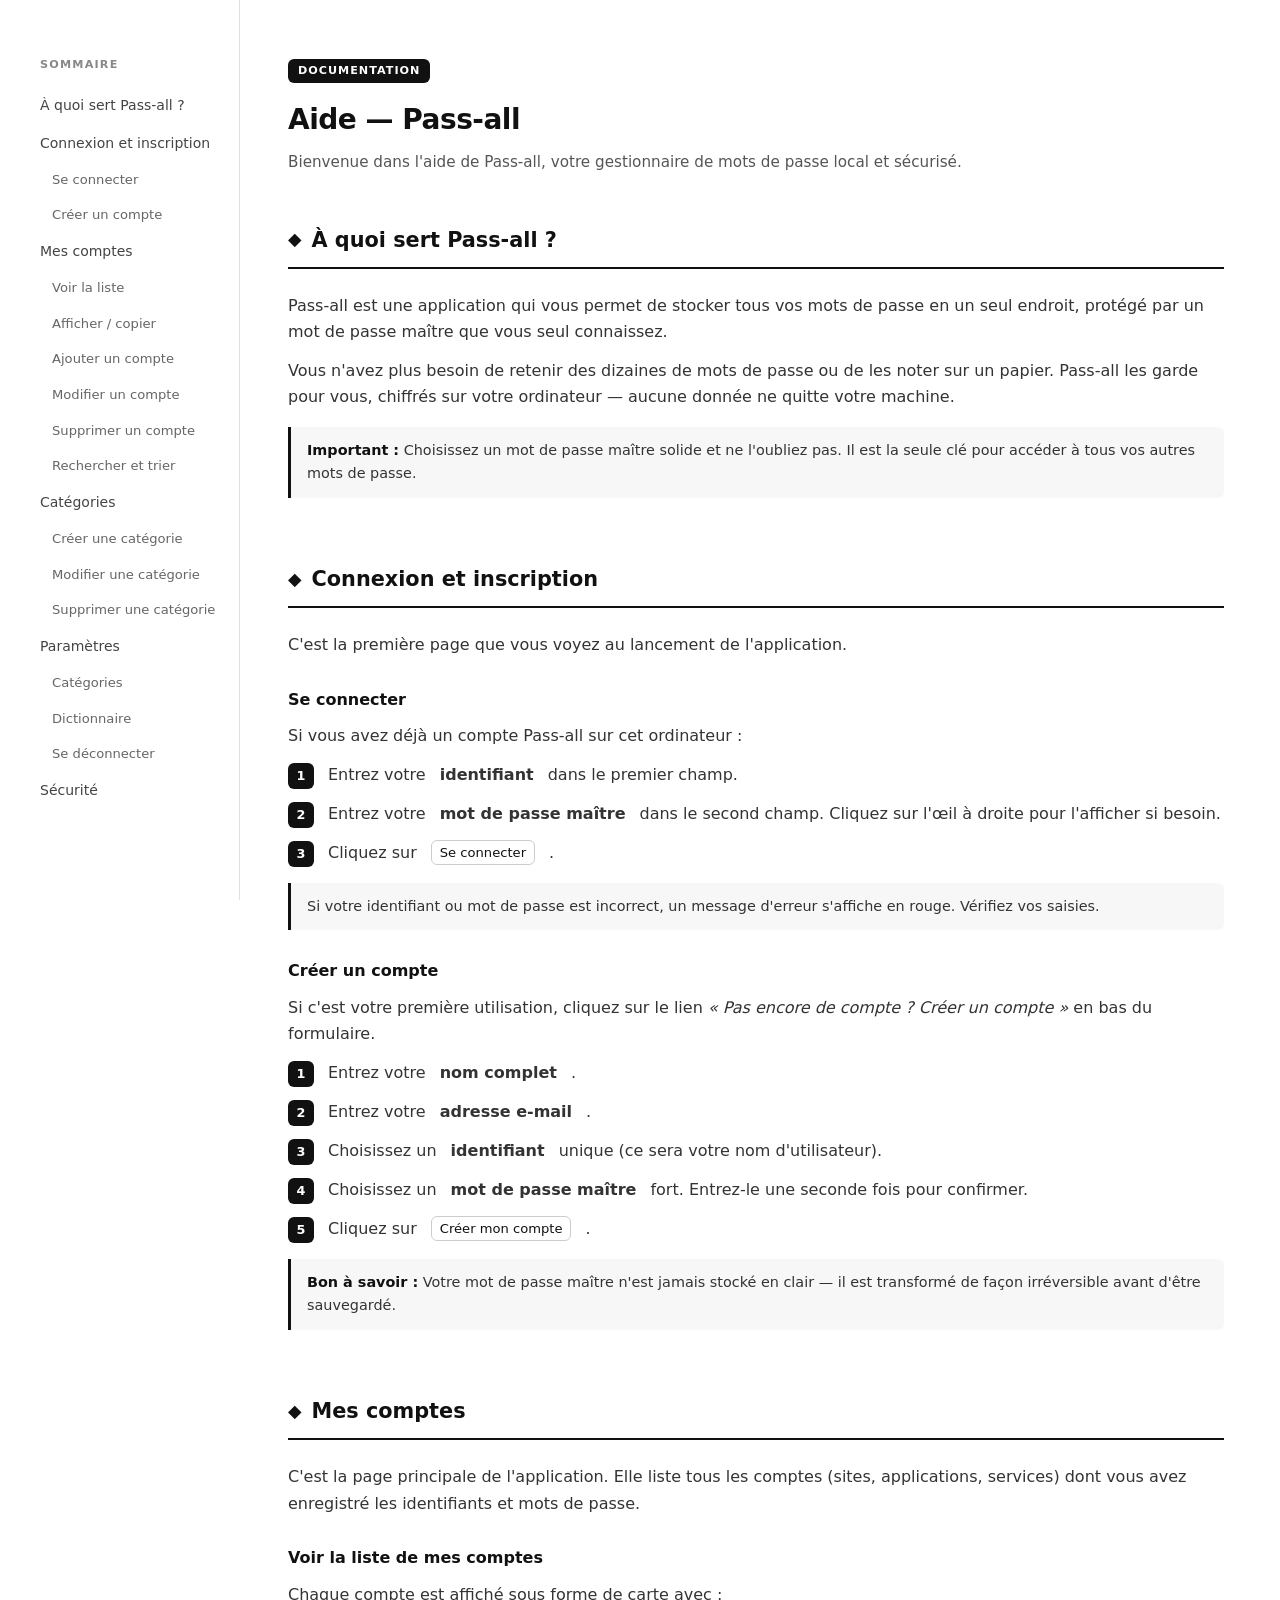
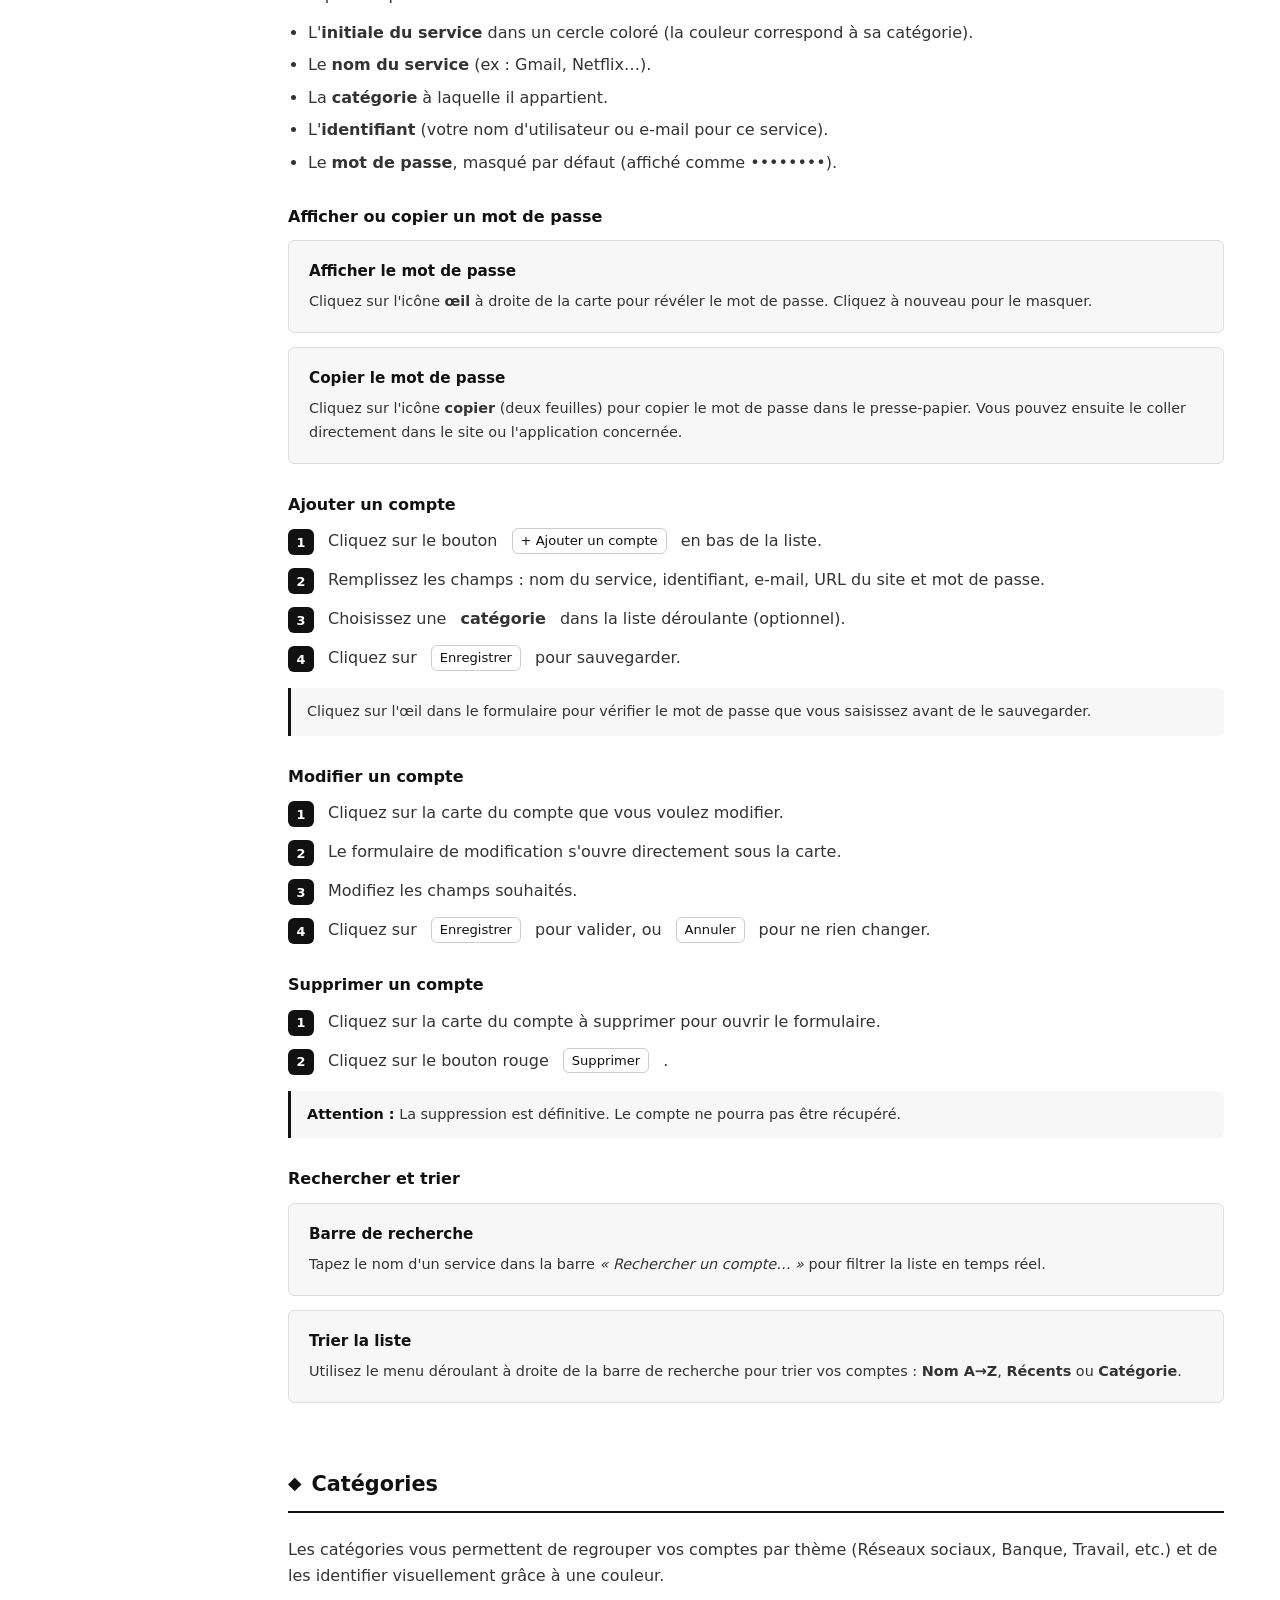
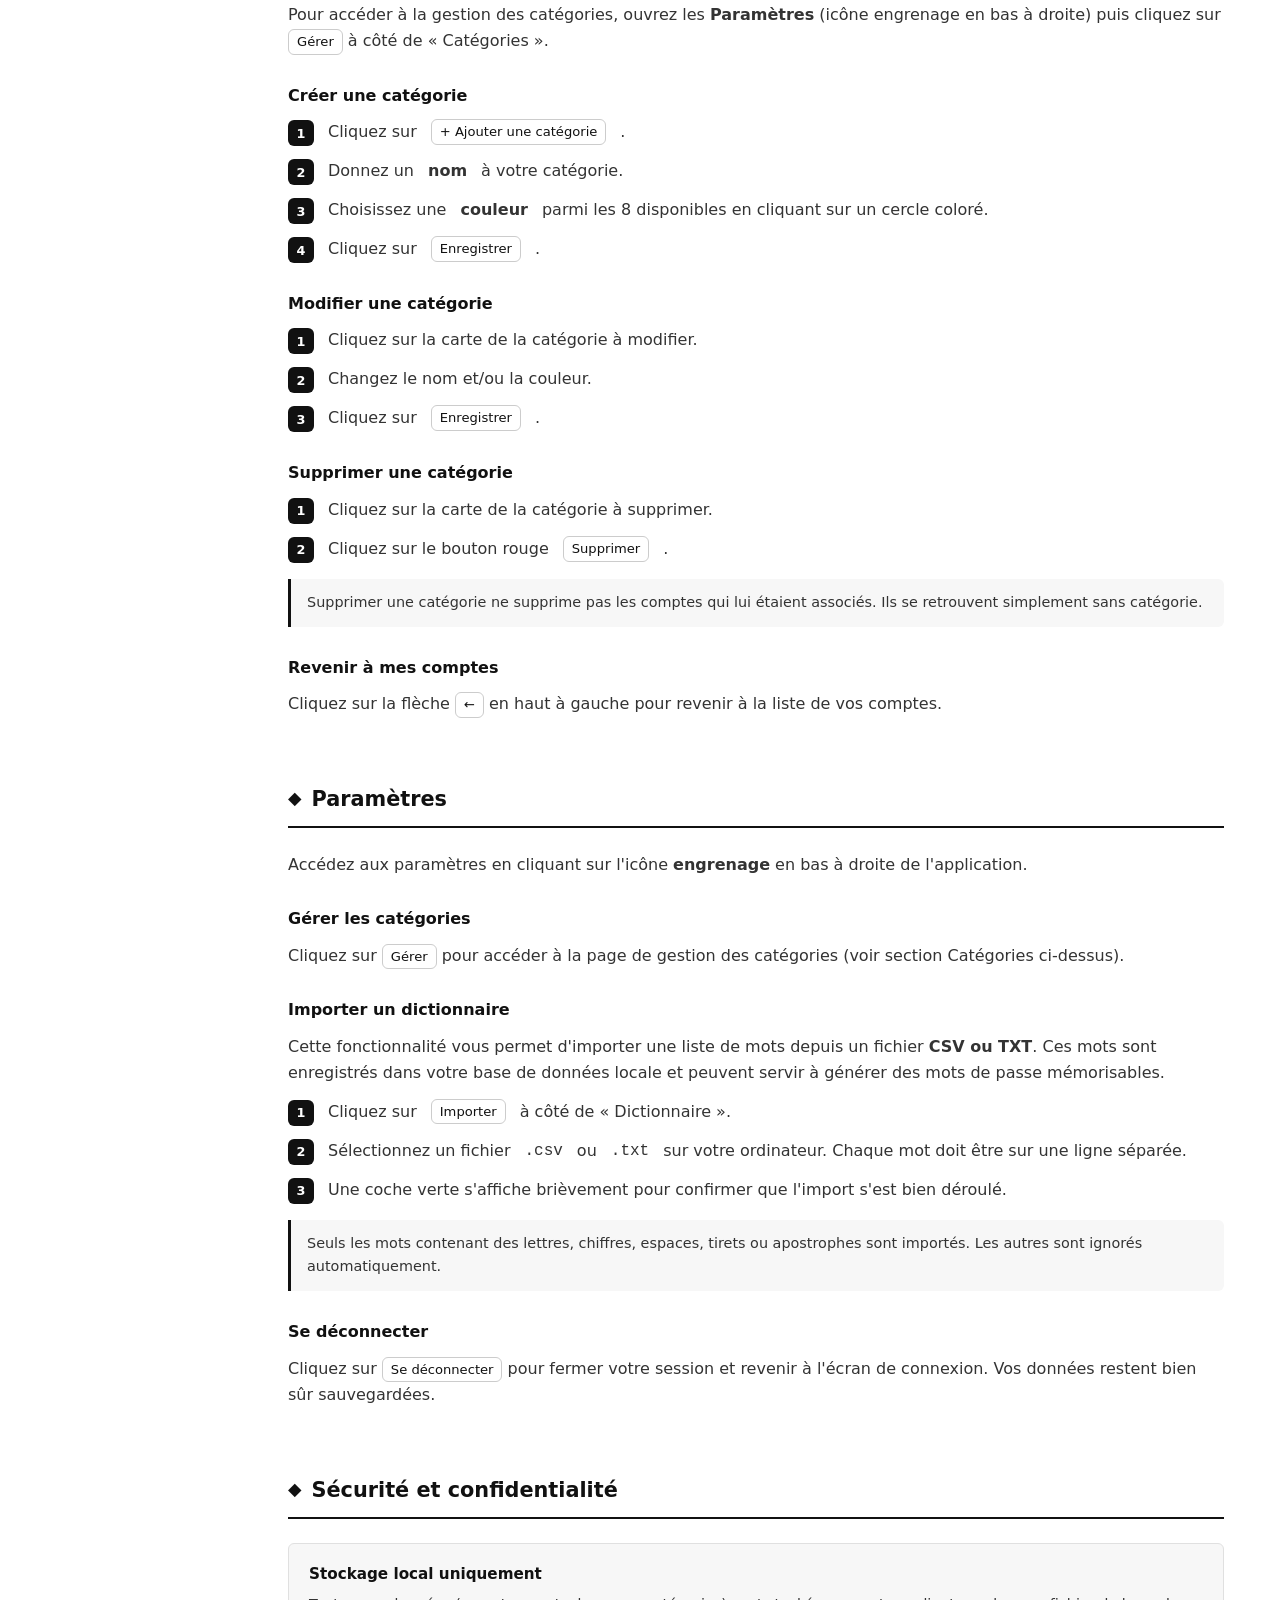
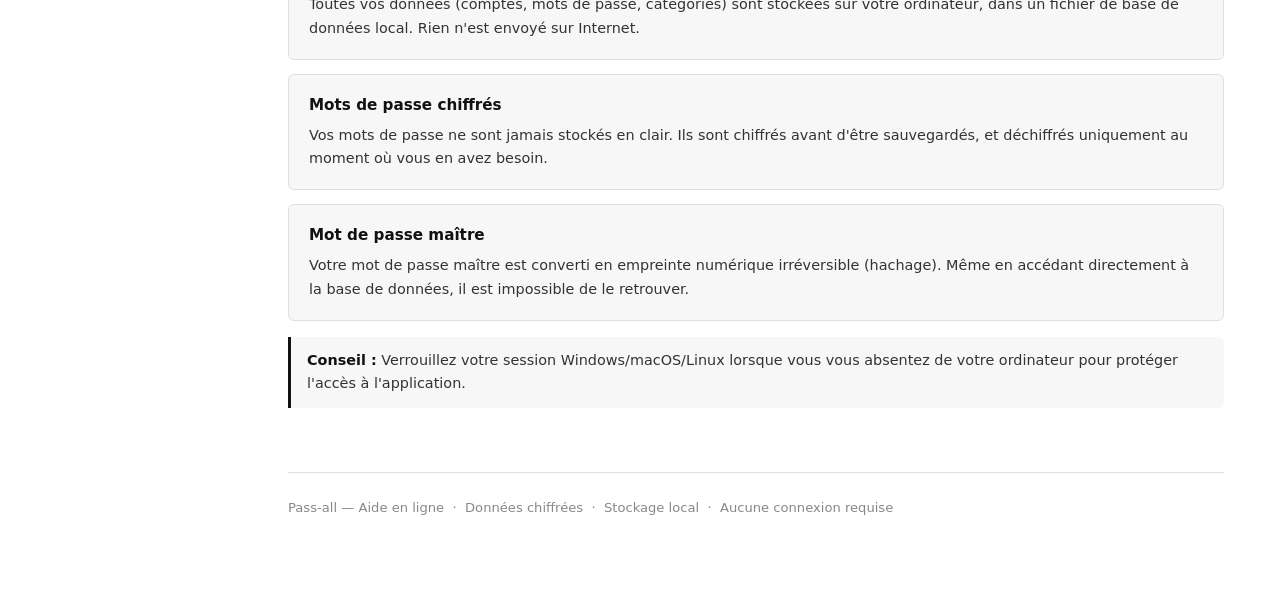
<file: Pass-all/aide/index.html>
<!DOCTYPE html>
<html lang="fr">
<head>
  <meta charset="UTF-8" />
  <meta name="viewport" content="width=device-width, initial-scale=1.0" />
  <title>Aide — Pass-all</title>
  <link rel="stylesheet" href="style.css" />
</head>
<body>

<!-- ── Sommaire (sidebar gauche) ── -->
<aside>
  <p class="toc-title">Sommaire</p>
  <ul class="toc">
    <li><a href="#intro">À quoi sert Pass-all ?</a></li>
    <li>
      <a href="#auth">Connexion et inscription</a>
      <ul class="toc-sub">
        <li><a href="#auth-login">Se connecter</a></li>
        <li><a href="#auth-register">Créer un compte</a></li>
      </ul>
    </li>
    <li>
      <a href="#accounts">Mes comptes</a>
      <ul class="toc-sub">
        <li><a href="#accounts-list">Voir la liste</a></li>
        <li><a href="#accounts-password">Afficher / copier</a></li>
        <li><a href="#accounts-add">Ajouter un compte</a></li>
        <li><a href="#accounts-edit">Modifier un compte</a></li>
        <li><a href="#accounts-delete">Supprimer un compte</a></li>
        <li><a href="#accounts-search">Rechercher et trier</a></li>
      </ul>
    </li>
    <li>
      <a href="#categories">Catégories</a>
      <ul class="toc-sub">
        <li><a href="#cat-add">Créer une catégorie</a></li>
        <li><a href="#cat-edit">Modifier une catégorie</a></li>
        <li><a href="#cat-delete">Supprimer une catégorie</a></li>
      </ul>
    </li>
    <li>
      <a href="#settings">Paramètres</a>
      <ul class="toc-sub">
        <li><a href="#settings-categories">Catégories</a></li>
        <li><a href="#settings-dictionary">Dictionnaire</a></li>
        <li><a href="#settings-logout">Se déconnecter</a></li>
      </ul>
    </li>
    <li><a href="#security">Sécurité</a></li>
  </ul>
</aside>

<!-- ── Contenu principal ── -->
<main>

  <div class="site-header">
    <div class="badge">Documentation</div>
    <h1>Aide — Pass-all</h1>
    <p>Bienvenue dans l'aide de Pass-all, votre gestionnaire de mots de passe local et sécurisé.</p>
  </div>

  <!-- ══ 1. Introduction ══ -->
  <section id="intro">
    <h2><span class="icon">◆</span> À quoi sert Pass-all ?</h2>
    <p>
      Pass-all est une application qui vous permet de stocker tous vos mots de passe en un seul endroit,
      protégé par un mot de passe maître que vous seul connaissez.
    </p>
    <p>
      Vous n'avez plus besoin de retenir des dizaines de mots de passe ou de les noter sur un papier.
      Pass-all les garde pour vous, chiffrés sur votre ordinateur — aucune donnée ne quitte votre machine.
    </p>
    <div class="tip">
      <strong>Important :</strong> Choisissez un mot de passe maître solide et ne l'oubliez pas.
      Il est la seule clé pour accéder à tous vos autres mots de passe.
    </div>
  </section>

  <!-- ══ 2. Connexion & Inscription ══ -->
  <section id="auth">
    <h2><span class="icon">◆</span> Connexion et inscription</h2>
    <p>C'est la première page que vous voyez au lancement de l'application.</p>

    <h3 id="auth-login">Se connecter</h3>
    <p>Si vous avez déjà un compte Pass-all sur cet ordinateur :</p>
    <ol class="steps">
      <li>Entrez votre <strong>identifiant</strong> dans le premier champ.</li>
      <li>Entrez votre <strong>mot de passe maître</strong> dans le second champ.
          Cliquez sur l'œil à droite pour l'afficher si besoin.</li>
      <li>Cliquez sur <kbd>Se connecter</kbd>.</li>
    </ol>
    <div class="tip">Si votre identifiant ou mot de passe est incorrect, un message d'erreur s'affiche en rouge. Vérifiez vos saisies.</div>

    <h3 id="auth-register">Créer un compte</h3>
    <p>Si c'est votre première utilisation, cliquez sur le lien <em>« Pas encore de compte ? Créer un compte »</em> en bas du formulaire.</p>
    <ol class="steps">
      <li>Entrez votre <strong>nom complet</strong>.</li>
      <li>Entrez votre <strong>adresse e-mail</strong>.</li>
      <li>Choisissez un <strong>identifiant</strong> unique (ce sera votre nom d'utilisateur).</li>
      <li>Choisissez un <strong>mot de passe maître</strong> fort. Entrez-le une seconde fois pour confirmer.</li>
      <li>Cliquez sur <kbd>Créer mon compte</kbd>.</li>
    </ol>
    <div class="tip"><strong>Bon à savoir :</strong> Votre mot de passe maître n'est jamais stocké en clair — il est transformé de façon irréversible avant d'être sauvegardé.</div>
  </section>

  <!-- ══ 3. Mes comptes ══ -->
  <section id="accounts">
    <h2><span class="icon">◆</span> Mes comptes</h2>
    <p>
      C'est la page principale de l'application. Elle liste tous les comptes (sites, applications, services)
      dont vous avez enregistré les identifiants et mots de passe.
    </p>

    <h3 id="accounts-list">Voir la liste de mes comptes</h3>
    <p>
      Chaque compte est affiché sous forme de carte avec :
    </p>
    <ul>
      <li>L'<strong>initiale du service</strong> dans un cercle coloré (la couleur correspond à sa catégorie).</li>
      <li>Le <strong>nom du service</strong> (ex : Gmail, Netflix…).</li>
      <li>La <strong>catégorie</strong> à laquelle il appartient.</li>
      <li>L'<strong>identifiant</strong> (votre nom d'utilisateur ou e-mail pour ce service).</li>
      <li>Le <strong>mot de passe</strong>, masqué par défaut (affiché comme ••••••••).</li>
    </ul>

    <h3 id="accounts-password">Afficher ou copier un mot de passe</h3>
    <div class="card">
      <div class="card-title">Afficher le mot de passe</div>
      <p>Cliquez sur l'icône <strong>œil</strong> à droite de la carte pour révéler le mot de passe. Cliquez à nouveau pour le masquer.</p>
    </div>
    <div class="card">
      <div class="card-title">Copier le mot de passe</div>
      <p>Cliquez sur l'icône <strong>copier</strong> (deux feuilles) pour copier le mot de passe dans le presse-papier. Vous pouvez ensuite le coller directement dans le site ou l'application concernée.</p>
    </div>

    <h3 id="accounts-add">Ajouter un compte</h3>
    <ol class="steps">
      <li>Cliquez sur le bouton <kbd>+ Ajouter un compte</kbd> en bas de la liste.</li>
      <li>Remplissez les champs : nom du service, identifiant, e-mail, URL du site et mot de passe.</li>
      <li>Choisissez une <strong>catégorie</strong> dans la liste déroulante (optionnel).</li>
      <li>Cliquez sur <kbd>Enregistrer</kbd> pour sauvegarder.</li>
    </ol>
    <div class="tip">Cliquez sur l'œil dans le formulaire pour vérifier le mot de passe que vous saisissez avant de le sauvegarder.</div>

    <h3 id="accounts-edit">Modifier un compte</h3>
    <ol class="steps">
      <li>Cliquez sur la carte du compte que vous voulez modifier.</li>
      <li>Le formulaire de modification s'ouvre directement sous la carte.</li>
      <li>Modifiez les champs souhaités.</li>
      <li>Cliquez sur <kbd>Enregistrer</kbd> pour valider, ou <kbd>Annuler</kbd> pour ne rien changer.</li>
    </ol>

    <h3 id="accounts-delete">Supprimer un compte</h3>
    <ol class="steps">
      <li>Cliquez sur la carte du compte à supprimer pour ouvrir le formulaire.</li>
      <li>Cliquez sur le bouton rouge <kbd>Supprimer</kbd>.</li>
    </ol>
    <div class="tip"><strong>Attention :</strong> La suppression est définitive. Le compte ne pourra pas être récupéré.</div>

    <h3 id="accounts-search">Rechercher et trier</h3>
    <div class="card">
      <div class="card-title">Barre de recherche</div>
      <p>Tapez le nom d'un service dans la barre <em>« Rechercher un compte… »</em> pour filtrer la liste en temps réel.</p>
    </div>
    <div class="card">
      <div class="card-title">Trier la liste</div>
      <p>Utilisez le menu déroulant à droite de la barre de recherche pour trier vos comptes :
        <strong>Nom A→Z</strong>, <strong>Récents</strong> ou <strong>Catégorie</strong>.</p>
    </div>
  </section>

  <!-- ══ 4. Catégories ══ -->
  <section id="categories">
    <h2><span class="icon">◆</span> Catégories</h2>
    <p>
      Les catégories vous permettent de regrouper vos comptes par thème (Réseaux sociaux, Banque, Travail, etc.)
      et de les identifier visuellement grâce à une couleur.
    </p>
    <p>
      Pour accéder à la gestion des catégories, ouvrez les <strong>Paramètres</strong> (icône engrenage en bas à droite)
      puis cliquez sur <kbd>Gérer</kbd> à côté de « Catégories ».
    </p>

    <h3 id="cat-add">Créer une catégorie</h3>
    <ol class="steps">
      <li>Cliquez sur <kbd>+ Ajouter une catégorie</kbd>.</li>
      <li>Donnez un <strong>nom</strong> à votre catégorie.</li>
      <li>Choisissez une <strong>couleur</strong> parmi les 8 disponibles en cliquant sur un cercle coloré.</li>
      <li>Cliquez sur <kbd>Enregistrer</kbd>.</li>
    </ol>

    <h3 id="cat-edit">Modifier une catégorie</h3>
    <ol class="steps">
      <li>Cliquez sur la carte de la catégorie à modifier.</li>
      <li>Changez le nom et/ou la couleur.</li>
      <li>Cliquez sur <kbd>Enregistrer</kbd>.</li>
    </ol>

    <h3 id="cat-delete">Supprimer une catégorie</h3>
    <ol class="steps">
      <li>Cliquez sur la carte de la catégorie à supprimer.</li>
      <li>Cliquez sur le bouton rouge <kbd>Supprimer</kbd>.</li>
    </ol>
    <div class="tip">Supprimer une catégorie ne supprime pas les comptes qui lui étaient associés. Ils se retrouvent simplement sans catégorie.</div>

    <h3 id="cat-back">Revenir à mes comptes</h3>
    <p>Cliquez sur la flèche <kbd>←</kbd> en haut à gauche pour revenir à la liste de vos comptes.</p>
  </section>

  <!-- ══ 5. Paramètres ══ -->
  <section id="settings">
    <h2><span class="icon">◆</span> Paramètres</h2>
    <p>Accédez aux paramètres en cliquant sur l'icône <strong>engrenage</strong> en bas à droite de l'application.</p>

    <h3 id="settings-categories">Gérer les catégories</h3>
    <p>Cliquez sur <kbd>Gérer</kbd> pour accéder à la page de gestion des catégories (voir section Catégories ci-dessus).</p>

    <h3 id="settings-dictionary">Importer un dictionnaire</h3>
    <p>
      Cette fonctionnalité vous permet d'importer une liste de mots depuis un fichier <strong>CSV ou TXT</strong>.
      Ces mots sont enregistrés dans votre base de données locale et peuvent servir à générer des mots de passe mémorisables.
    </p>
    <ol class="steps">
      <li>Cliquez sur <kbd>Importer</kbd> à côté de « Dictionnaire ».</li>
      <li>Sélectionnez un fichier <code>.csv</code> ou <code>.txt</code> sur votre ordinateur.
          Chaque mot doit être sur une ligne séparée.</li>
      <li>Une coche verte s'affiche brièvement pour confirmer que l'import s'est bien déroulé.</li>
    </ol>
    <div class="tip">Seuls les mots contenant des lettres, chiffres, espaces, tirets ou apostrophes sont importés. Les autres sont ignorés automatiquement.</div>

    <h3 id="settings-logout">Se déconnecter</h3>
    <p>Cliquez sur <kbd>Se déconnecter</kbd> pour fermer votre session et revenir à l'écran de connexion.
       Vos données restent bien sûr sauvegardées.</p>
  </section>

  <!-- ══ 6. Sécurité ══ -->
  <section id="security">
    <h2><span class="icon">◆</span> Sécurité et confidentialité</h2>

    <div class="card">
      <div class="card-title">Stockage local uniquement</div>
      <p>Toutes vos données (comptes, mots de passe, catégories) sont stockées sur votre ordinateur, dans un fichier de base de données local. Rien n'est envoyé sur Internet.</p>
    </div>
    <div class="card">
      <div class="card-title">Mots de passe chiffrés</div>
      <p>Vos mots de passe ne sont jamais stockés en clair. Ils sont chiffrés avant d'être sauvegardés, et déchiffrés uniquement au moment où vous en avez besoin.</p>
    </div>
    <div class="card">
      <div class="card-title">Mot de passe maître</div>
      <p>Votre mot de passe maître est converti en empreinte numérique irréversible (hachage). Même en accédant directement à la base de données, il est impossible de le retrouver.</p>
    </div>
    <div class="tip"><strong>Conseil :</strong> Verrouillez votre session Windows/macOS/Linux lorsque vous vous absentez de votre ordinateur pour protéger l'accès à l'application.</div>
  </section>

  <footer>
    Pass-all — Aide en ligne &nbsp;·&nbsp; Données chiffrées &nbsp;·&nbsp; Stockage local &nbsp;·&nbsp; Aucune connexion requise
  </footer>

</main>

<script>
  // Highlight active TOC link on scroll
  const sections = document.querySelectorAll('section[id]');
  const links = document.querySelectorAll('aside a[href^="#"]');

  function updateToc() {
    let current = '';
    sections.forEach(s => {
      if (window.scrollY >= s.offsetTop - 60) current = s.id;
    });
    links.forEach(a => {
      a.classList.toggle('active', a.getAttribute('href') === '#' + current);
    });
  }

  window.addEventListener('scroll', updateToc, { passive: true });
  updateToc();
</script>

</body>
</html>
</file>
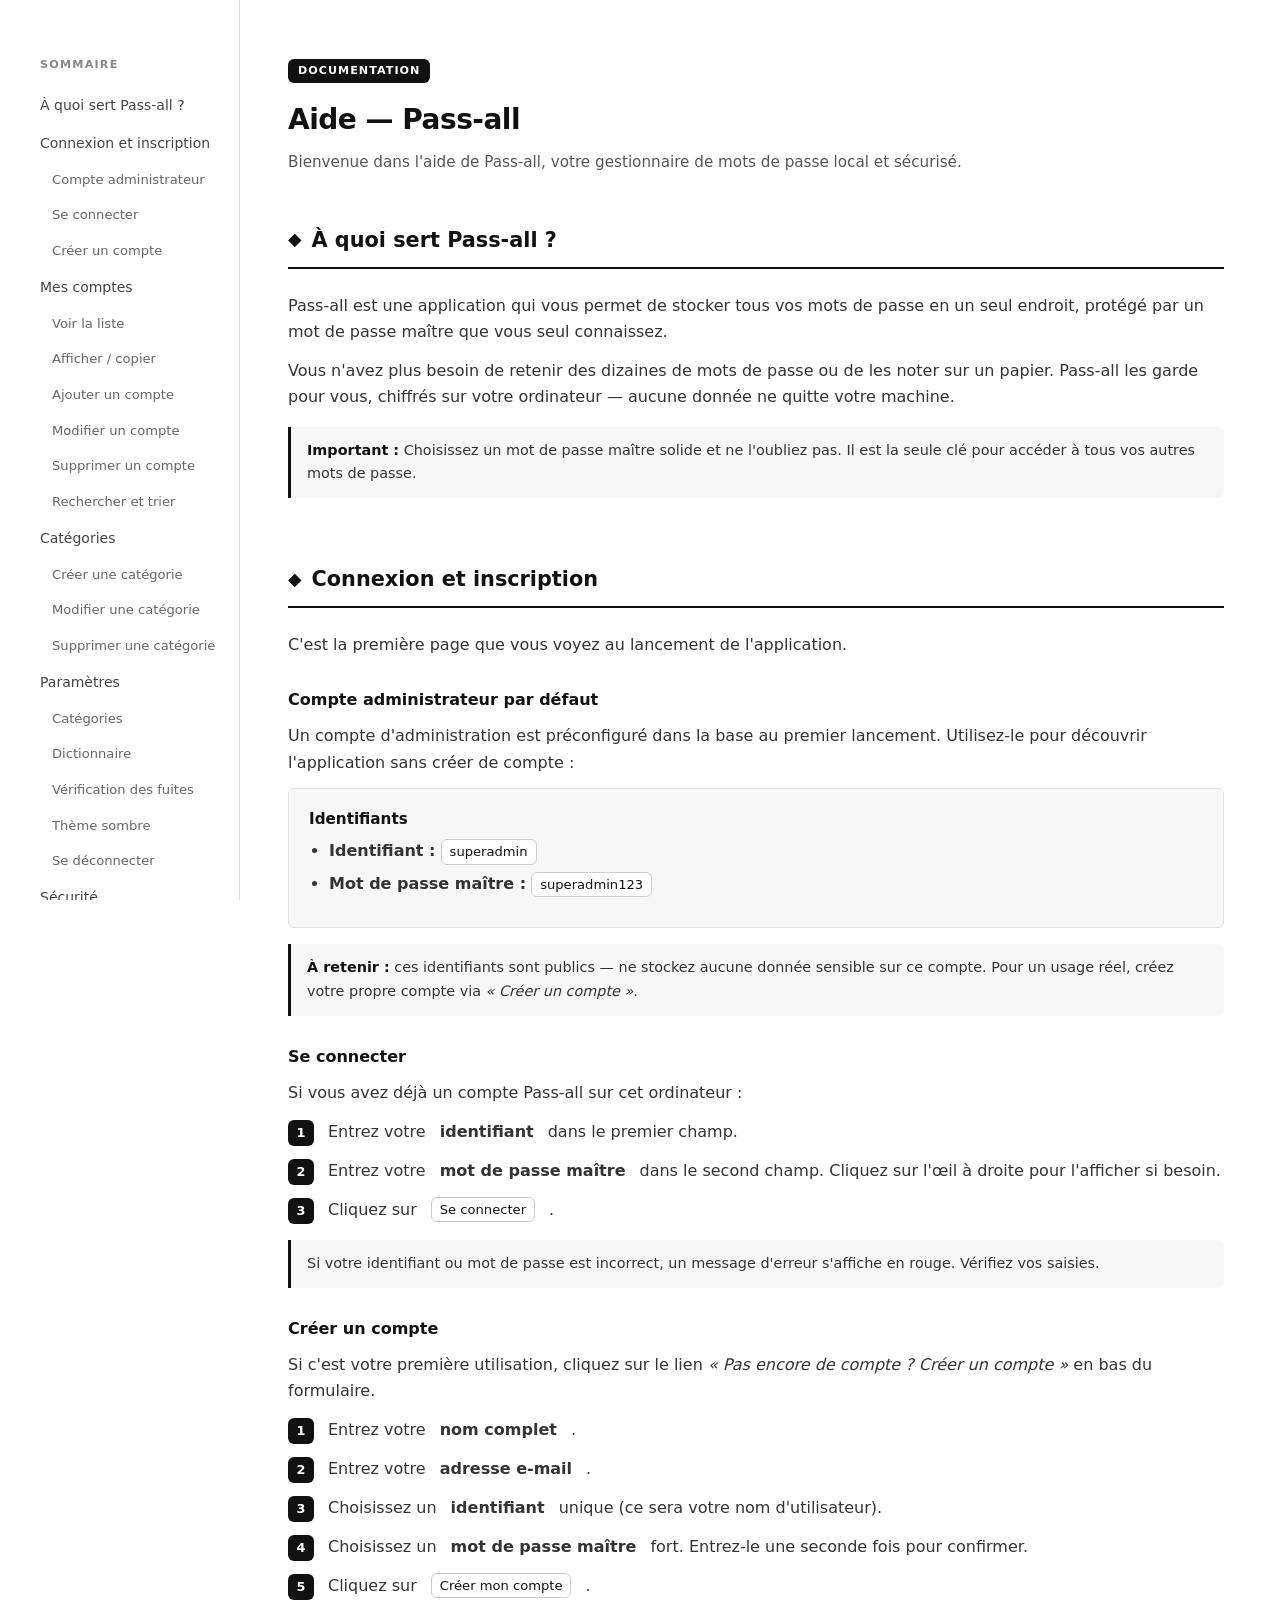
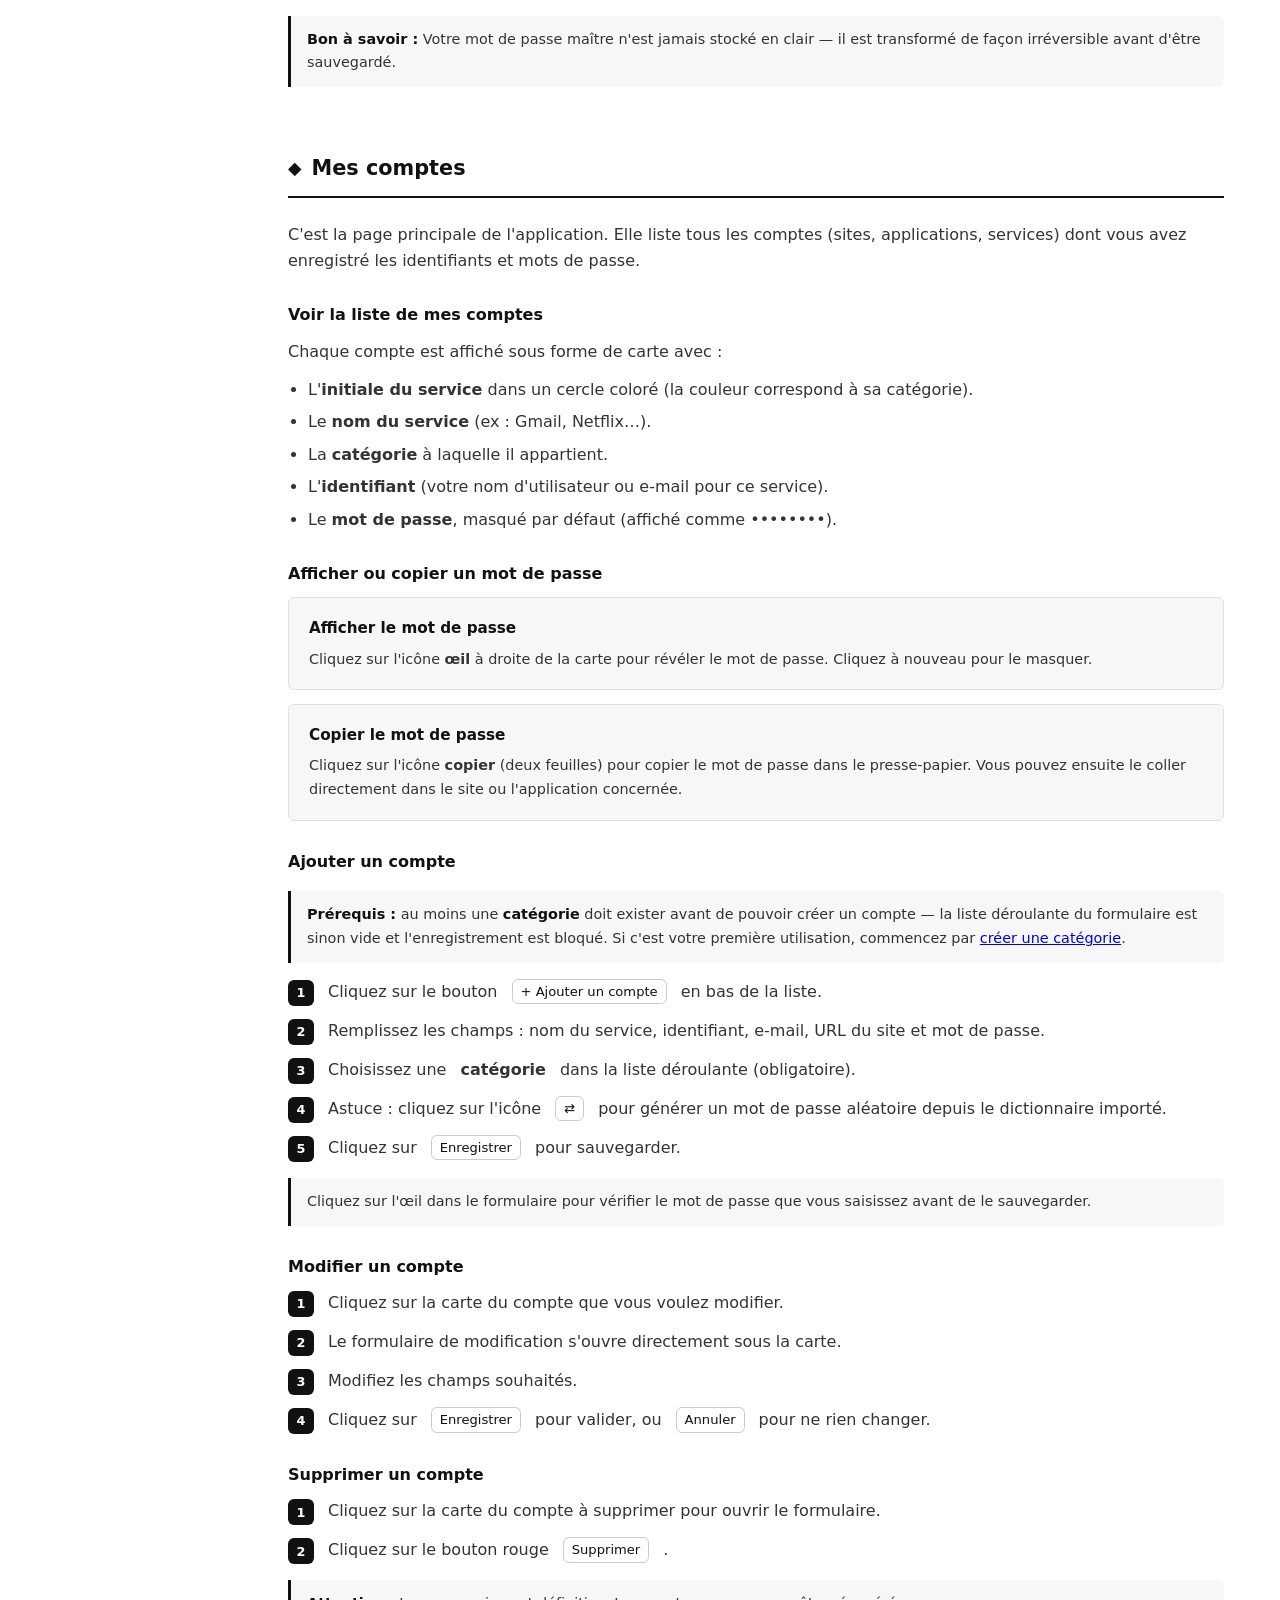
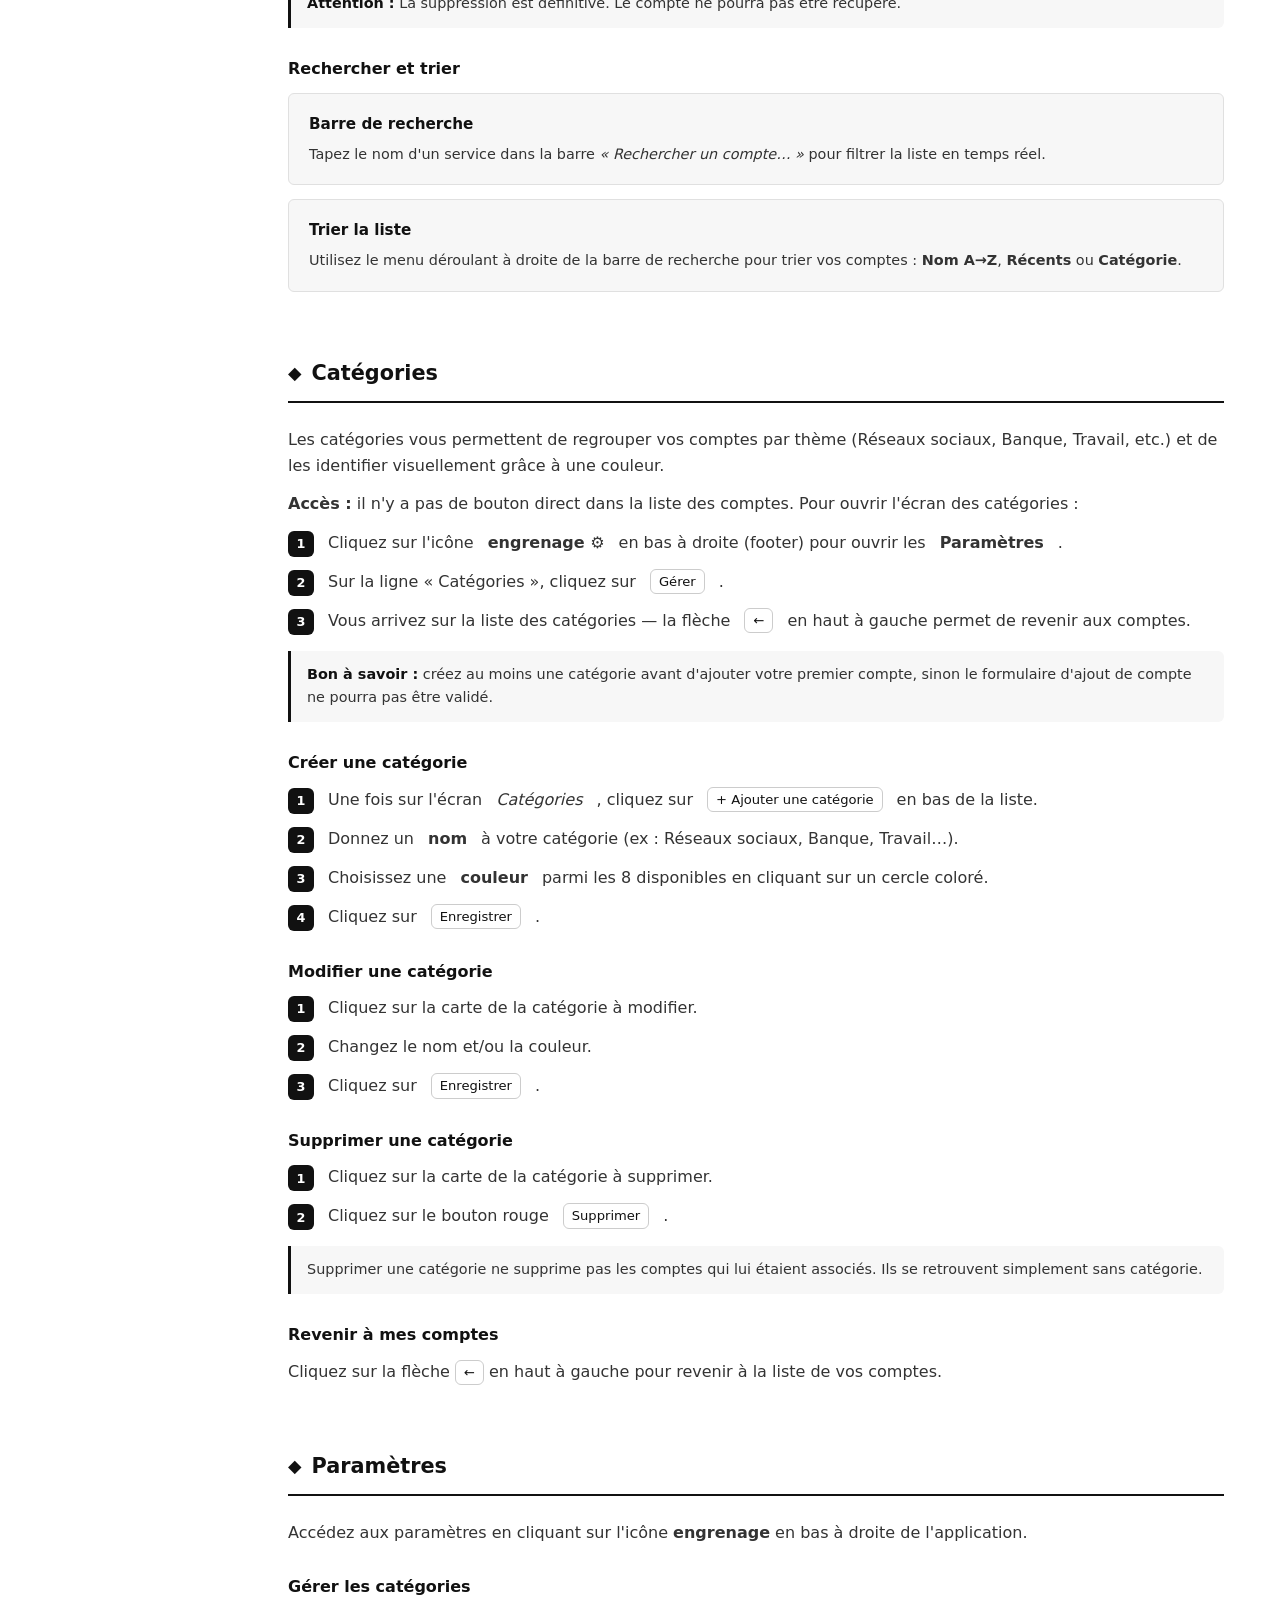
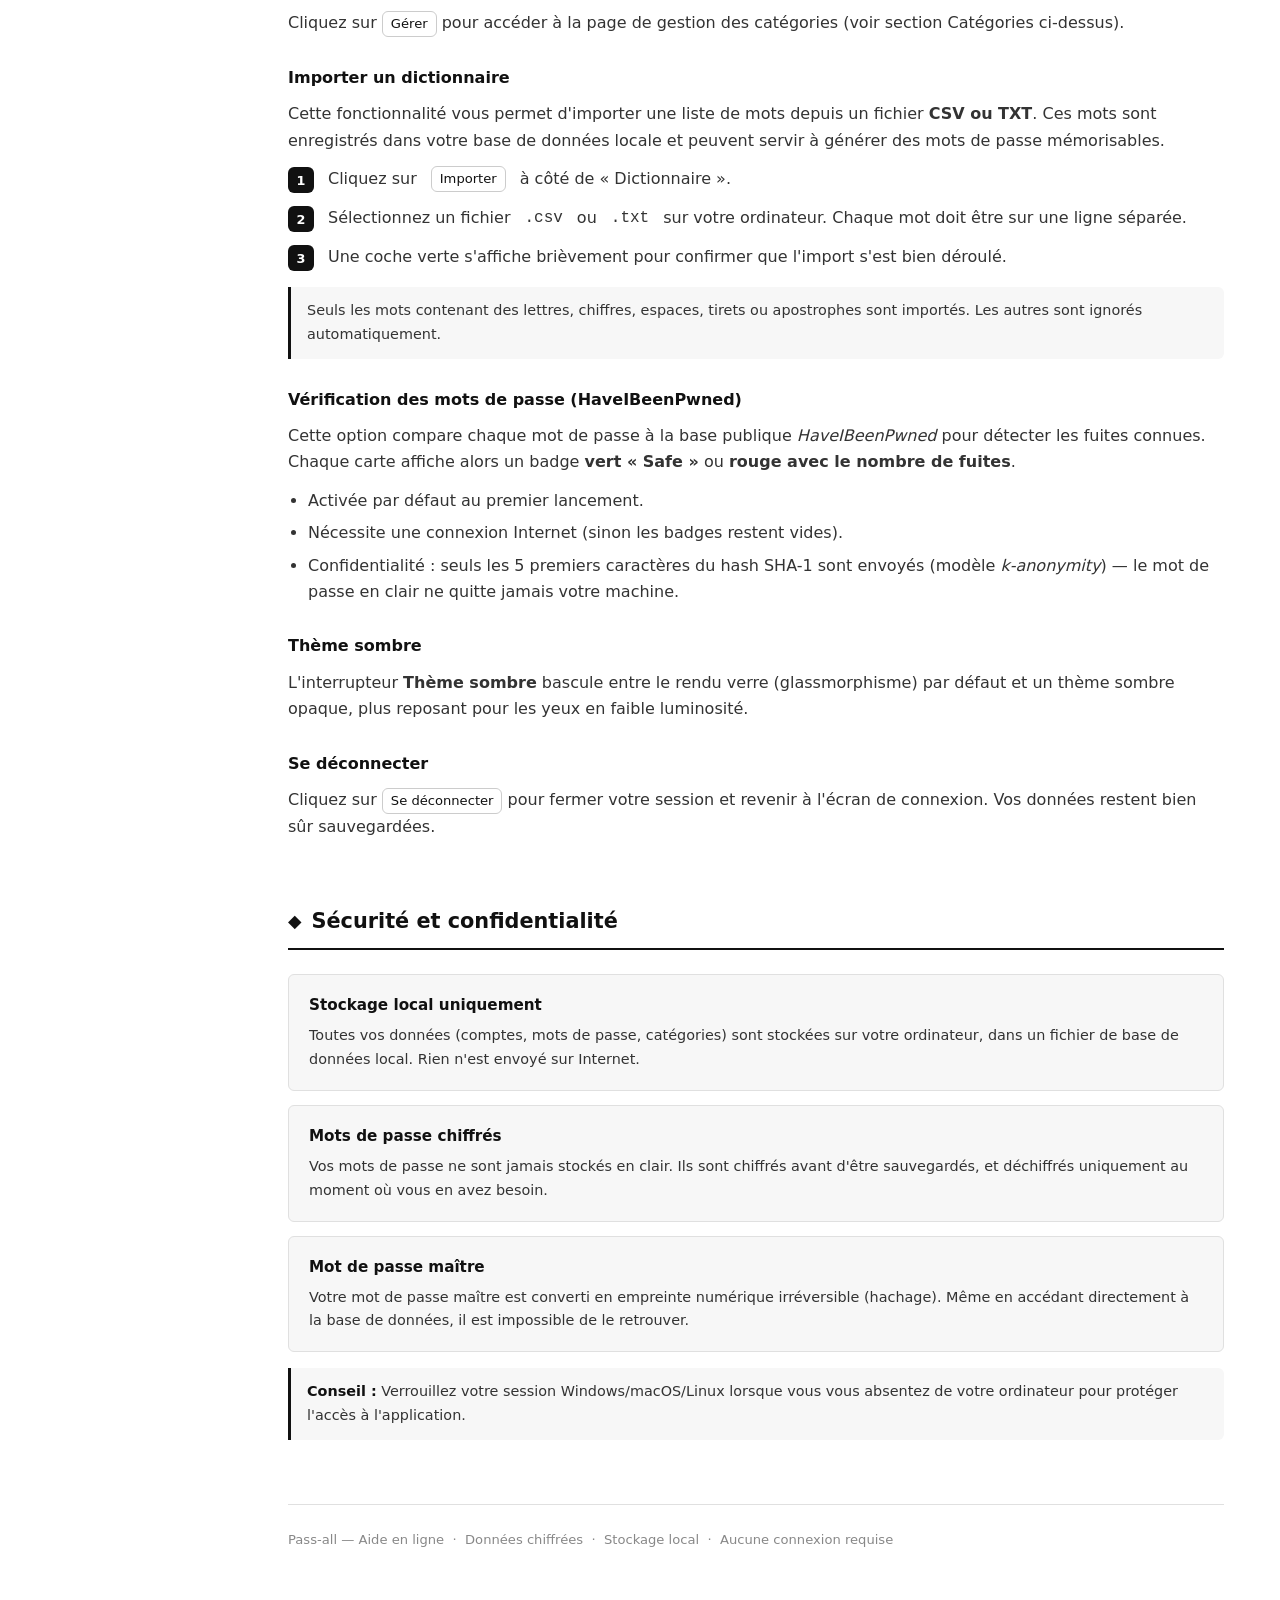
<file: Pass-all/Help/index.html>
<!DOCTYPE html>
<html lang="fr">
<head>
  <meta charset="UTF-8" />
  <meta name="viewport" content="width=device-width, initial-scale=1.0" />
  <title>Aide — Pass-all</title>
  <link rel="stylesheet" href="style.css" />
</head>
<body>

<!-- ── Sommaire (sidebar gauche) ── -->
<aside>
  <p class="toc-title">Sommaire</p>
  <ul class="toc">
    <li><a href="#intro">À quoi sert Pass-all ?</a></li>
    <li>
      <a href="#auth">Connexion et inscription</a>
      <ul class="toc-sub">
        <li><a href="#auth-admin">Compte administrateur</a></li>
        <li><a href="#auth-login">Se connecter</a></li>
        <li><a href="#auth-register">Créer un compte</a></li>
      </ul>
    </li>
    <li>
      <a href="#accounts">Mes comptes</a>
      <ul class="toc-sub">
        <li><a href="#accounts-list">Voir la liste</a></li>
        <li><a href="#accounts-password">Afficher / copier</a></li>
        <li><a href="#accounts-add">Ajouter un compte</a></li>
        <li><a href="#accounts-edit">Modifier un compte</a></li>
        <li><a href="#accounts-delete">Supprimer un compte</a></li>
        <li><a href="#accounts-search">Rechercher et trier</a></li>
      </ul>
    </li>
    <li>
      <a href="#categories">Catégories</a>
      <ul class="toc-sub">
        <li><a href="#cat-add">Créer une catégorie</a></li>
        <li><a href="#cat-edit">Modifier une catégorie</a></li>
        <li><a href="#cat-delete">Supprimer une catégorie</a></li>
      </ul>
    </li>
    <li>
      <a href="#settings">Paramètres</a>
      <ul class="toc-sub">
        <li><a href="#settings-categories">Catégories</a></li>
        <li><a href="#settings-dictionary">Dictionnaire</a></li>
        <li><a href="#settings-hibp">Vérification des fuites</a></li>
        <li><a href="#settings-theme">Thème sombre</a></li>
        <li><a href="#settings-logout">Se déconnecter</a></li>
      </ul>
    </li>
    <li><a href="#security">Sécurité</a></li>
  </ul>
</aside>

<!-- ── Contenu principal ── -->
<main>

  <div class="site-header">
    <div class="badge">Documentation</div>
    <h1>Aide — Pass-all</h1>
    <p>Bienvenue dans l'aide de Pass-all, votre gestionnaire de mots de passe local et sécurisé.</p>
  </div>

  <!-- ══ 1. Introduction ══ -->
  <section id="intro">
    <h2><span class="icon">◆</span> À quoi sert Pass-all ?</h2>
    <p>
      Pass-all est une application qui vous permet de stocker tous vos mots de passe en un seul endroit,
      protégé par un mot de passe maître que vous seul connaissez.
    </p>
    <p>
      Vous n'avez plus besoin de retenir des dizaines de mots de passe ou de les noter sur un papier.
      Pass-all les garde pour vous, chiffrés sur votre ordinateur — aucune donnée ne quitte votre machine.
    </p>
    <div class="tip">
      <strong>Important :</strong> Choisissez un mot de passe maître solide et ne l'oubliez pas.
      Il est la seule clé pour accéder à tous vos autres mots de passe.
    </div>
  </section>

  <!-- ══ 2. Connexion & Inscription ══ -->
  <section id="auth">
    <h2><span class="icon">◆</span> Connexion et inscription</h2>
    <p>C'est la première page que vous voyez au lancement de l'application.</p>

    <h3 id="auth-admin">Compte administrateur par défaut</h3>
    <p>Un compte d'administration est préconfiguré dans la base au premier lancement. Utilisez-le pour découvrir l'application sans créer de compte :</p>
    <div class="card">
      <div class="card-title">Identifiants</div>
      <ul>
        <li><strong>Identifiant :</strong> <kbd>superadmin</kbd></li>
        <li><strong>Mot de passe maître :</strong> <kbd>superadmin123</kbd></li>
      </ul>
    </div>
    <div class="tip"><strong>À retenir :</strong> ces identifiants sont publics — ne stockez aucune donnée sensible sur ce compte. Pour un usage réel, créez votre propre compte via <em>« Créer un compte »</em>.</div>

    <h3 id="auth-login">Se connecter</h3>
    <p>Si vous avez déjà un compte Pass-all sur cet ordinateur :</p>
    <ol class="steps">
      <li>Entrez votre <strong>identifiant</strong> dans le premier champ.</li>
      <li>Entrez votre <strong>mot de passe maître</strong> dans le second champ.
          Cliquez sur l'œil à droite pour l'afficher si besoin.</li>
      <li>Cliquez sur <kbd>Se connecter</kbd>.</li>
    </ol>
    <div class="tip">Si votre identifiant ou mot de passe est incorrect, un message d'erreur s'affiche en rouge. Vérifiez vos saisies.</div>

    <h3 id="auth-register">Créer un compte</h3>
    <p>Si c'est votre première utilisation, cliquez sur le lien <em>« Pas encore de compte ? Créer un compte »</em> en bas du formulaire.</p>
    <ol class="steps">
      <li>Entrez votre <strong>nom complet</strong>.</li>
      <li>Entrez votre <strong>adresse e-mail</strong>.</li>
      <li>Choisissez un <strong>identifiant</strong> unique (ce sera votre nom d'utilisateur).</li>
      <li>Choisissez un <strong>mot de passe maître</strong> fort. Entrez-le une seconde fois pour confirmer.</li>
      <li>Cliquez sur <kbd>Créer mon compte</kbd>.</li>
    </ol>
    <div class="tip"><strong>Bon à savoir :</strong> Votre mot de passe maître n'est jamais stocké en clair — il est transformé de façon irréversible avant d'être sauvegardé.</div>
  </section>

  <!-- ══ 3. Mes comptes ══ -->
  <section id="accounts">
    <h2><span class="icon">◆</span> Mes comptes</h2>
    <p>
      C'est la page principale de l'application. Elle liste tous les comptes (sites, applications, services)
      dont vous avez enregistré les identifiants et mots de passe.
    </p>

    <h3 id="accounts-list">Voir la liste de mes comptes</h3>
    <p>
      Chaque compte est affiché sous forme de carte avec :
    </p>
    <ul>
      <li>L'<strong>initiale du service</strong> dans un cercle coloré (la couleur correspond à sa catégorie).</li>
      <li>Le <strong>nom du service</strong> (ex : Gmail, Netflix…).</li>
      <li>La <strong>catégorie</strong> à laquelle il appartient.</li>
      <li>L'<strong>identifiant</strong> (votre nom d'utilisateur ou e-mail pour ce service).</li>
      <li>Le <strong>mot de passe</strong>, masqué par défaut (affiché comme ••••••••).</li>
    </ul>

    <h3 id="accounts-password">Afficher ou copier un mot de passe</h3>
    <div class="card">
      <div class="card-title">Afficher le mot de passe</div>
      <p>Cliquez sur l'icône <strong>œil</strong> à droite de la carte pour révéler le mot de passe. Cliquez à nouveau pour le masquer.</p>
    </div>
    <div class="card">
      <div class="card-title">Copier le mot de passe</div>
      <p>Cliquez sur l'icône <strong>copier</strong> (deux feuilles) pour copier le mot de passe dans le presse-papier. Vous pouvez ensuite le coller directement dans le site ou l'application concernée.</p>
    </div>

    <h3 id="accounts-add">Ajouter un compte</h3>
    <div class="tip"><strong>Prérequis :</strong> au moins une <strong>catégorie</strong> doit exister avant de pouvoir créer un compte — la liste déroulante du formulaire est sinon vide et l'enregistrement est bloqué. Si c'est votre première utilisation, commencez par <a href="#cat-add">créer une catégorie</a>.</div>
    <ol class="steps">
      <li>Cliquez sur le bouton <kbd>+ Ajouter un compte</kbd> en bas de la liste.</li>
      <li>Remplissez les champs : nom du service, identifiant, e-mail, URL du site et mot de passe.</li>
      <li>Choisissez une <strong>catégorie</strong> dans la liste déroulante (obligatoire).</li>
      <li>Astuce : cliquez sur l'icône <kbd>⇄</kbd> pour générer un mot de passe aléatoire depuis le dictionnaire importé.</li>
      <li>Cliquez sur <kbd>Enregistrer</kbd> pour sauvegarder.</li>
    </ol>
    <div class="tip">Cliquez sur l'œil dans le formulaire pour vérifier le mot de passe que vous saisissez avant de le sauvegarder.</div>

    <h3 id="accounts-edit">Modifier un compte</h3>
    <ol class="steps">
      <li>Cliquez sur la carte du compte que vous voulez modifier.</li>
      <li>Le formulaire de modification s'ouvre directement sous la carte.</li>
      <li>Modifiez les champs souhaités.</li>
      <li>Cliquez sur <kbd>Enregistrer</kbd> pour valider, ou <kbd>Annuler</kbd> pour ne rien changer.</li>
    </ol>

    <h3 id="accounts-delete">Supprimer un compte</h3>
    <ol class="steps">
      <li>Cliquez sur la carte du compte à supprimer pour ouvrir le formulaire.</li>
      <li>Cliquez sur le bouton rouge <kbd>Supprimer</kbd>.</li>
    </ol>
    <div class="tip"><strong>Attention :</strong> La suppression est définitive. Le compte ne pourra pas être récupéré.</div>

    <h3 id="accounts-search">Rechercher et trier</h3>
    <div class="card">
      <div class="card-title">Barre de recherche</div>
      <p>Tapez le nom d'un service dans la barre <em>« Rechercher un compte… »</em> pour filtrer la liste en temps réel.</p>
    </div>
    <div class="card">
      <div class="card-title">Trier la liste</div>
      <p>Utilisez le menu déroulant à droite de la barre de recherche pour trier vos comptes :
        <strong>Nom A→Z</strong>, <strong>Récents</strong> ou <strong>Catégorie</strong>.</p>
    </div>
  </section>

  <!-- ══ 4. Catégories ══ -->
  <section id="categories">
    <h2><span class="icon">◆</span> Catégories</h2>
    <p>
      Les catégories vous permettent de regrouper vos comptes par thème (Réseaux sociaux, Banque, Travail, etc.)
      et de les identifier visuellement grâce à une couleur.
    </p>
    <p>
      <strong>Accès :</strong> il n'y a pas de bouton direct dans la liste des comptes. Pour ouvrir l'écran des catégories :
    </p>
    <ol class="steps">
      <li>Cliquez sur l'icône <strong>engrenage ⚙</strong> en bas à droite (footer) pour ouvrir les <strong>Paramètres</strong>.</li>
      <li>Sur la ligne « Catégories », cliquez sur <kbd>Gérer</kbd>.</li>
      <li>Vous arrivez sur la liste des catégories — la flèche <kbd>←</kbd> en haut à gauche permet de revenir aux comptes.</li>
    </ol>
    <div class="tip"><strong>Bon à savoir :</strong> créez au moins une catégorie avant d'ajouter votre premier compte, sinon le formulaire d'ajout de compte ne pourra pas être validé.</div>

    <h3 id="cat-add">Créer une catégorie</h3>
    <ol class="steps">
      <li>Une fois sur l'écran <em>Catégories</em>, cliquez sur <kbd>+ Ajouter une catégorie</kbd> en bas de la liste.</li>
      <li>Donnez un <strong>nom</strong> à votre catégorie (ex : Réseaux sociaux, Banque, Travail…).</li>
      <li>Choisissez une <strong>couleur</strong> parmi les 8 disponibles en cliquant sur un cercle coloré.</li>
      <li>Cliquez sur <kbd>Enregistrer</kbd>.</li>
    </ol>

    <h3 id="cat-edit">Modifier une catégorie</h3>
    <ol class="steps">
      <li>Cliquez sur la carte de la catégorie à modifier.</li>
      <li>Changez le nom et/ou la couleur.</li>
      <li>Cliquez sur <kbd>Enregistrer</kbd>.</li>
    </ol>

    <h3 id="cat-delete">Supprimer une catégorie</h3>
    <ol class="steps">
      <li>Cliquez sur la carte de la catégorie à supprimer.</li>
      <li>Cliquez sur le bouton rouge <kbd>Supprimer</kbd>.</li>
    </ol>
    <div class="tip">Supprimer une catégorie ne supprime pas les comptes qui lui étaient associés. Ils se retrouvent simplement sans catégorie.</div>

    <h3 id="cat-back">Revenir à mes comptes</h3>
    <p>Cliquez sur la flèche <kbd>←</kbd> en haut à gauche pour revenir à la liste de vos comptes.</p>
  </section>

  <!-- ══ 5. Paramètres ══ -->
  <section id="settings">
    <h2><span class="icon">◆</span> Paramètres</h2>
    <p>Accédez aux paramètres en cliquant sur l'icône <strong>engrenage</strong> en bas à droite de l'application.</p>

    <h3 id="settings-categories">Gérer les catégories</h3>
    <p>Cliquez sur <kbd>Gérer</kbd> pour accéder à la page de gestion des catégories (voir section Catégories ci-dessus).</p>

    <h3 id="settings-dictionary">Importer un dictionnaire</h3>
    <p>
      Cette fonctionnalité vous permet d'importer une liste de mots depuis un fichier <strong>CSV ou TXT</strong>.
      Ces mots sont enregistrés dans votre base de données locale et peuvent servir à générer des mots de passe mémorisables.
    </p>
    <ol class="steps">
      <li>Cliquez sur <kbd>Importer</kbd> à côté de « Dictionnaire ».</li>
      <li>Sélectionnez un fichier <code>.csv</code> ou <code>.txt</code> sur votre ordinateur.
          Chaque mot doit être sur une ligne séparée.</li>
      <li>Une coche verte s'affiche brièvement pour confirmer que l'import s'est bien déroulé.</li>
    </ol>
    <div class="tip">Seuls les mots contenant des lettres, chiffres, espaces, tirets ou apostrophes sont importés. Les autres sont ignorés automatiquement.</div>

    <h3 id="settings-hibp">Vérification des mots de passe (HaveIBeenPwned)</h3>
    <p>
      Cette option compare chaque mot de passe à la base publique <em>HaveIBeenPwned</em> pour détecter les fuites connues.
      Chaque carte affiche alors un badge <strong>vert « Safe »</strong> ou <strong>rouge avec le nombre de fuites</strong>.
    </p>
    <ul>
      <li>Activée par défaut au premier lancement.</li>
      <li>Nécessite une connexion Internet (sinon les badges restent vides).</li>
      <li>Confidentialité : seuls les 5 premiers caractères du hash SHA-1 sont envoyés (modèle <em>k-anonymity</em>) — le mot de passe en clair ne quitte jamais votre machine.</li>
    </ul>

    <h3 id="settings-theme">Thème sombre</h3>
    <p>L'interrupteur <strong>Thème sombre</strong> bascule entre le rendu verre (glassmorphisme) par défaut et un thème sombre opaque, plus reposant pour les yeux en faible luminosité.</p>

    <h3 id="settings-logout">Se déconnecter</h3>
    <p>Cliquez sur <kbd>Se déconnecter</kbd> pour fermer votre session et revenir à l'écran de connexion.
       Vos données restent bien sûr sauvegardées.</p>
  </section>

  <!-- ══ 6. Sécurité ══ -->
  <section id="security">
    <h2><span class="icon">◆</span> Sécurité et confidentialité</h2>

    <div class="card">
      <div class="card-title">Stockage local uniquement</div>
      <p>Toutes vos données (comptes, mots de passe, catégories) sont stockées sur votre ordinateur, dans un fichier de base de données local. Rien n'est envoyé sur Internet.</p>
    </div>
    <div class="card">
      <div class="card-title">Mots de passe chiffrés</div>
      <p>Vos mots de passe ne sont jamais stockés en clair. Ils sont chiffrés avant d'être sauvegardés, et déchiffrés uniquement au moment où vous en avez besoin.</p>
    </div>
    <div class="card">
      <div class="card-title">Mot de passe maître</div>
      <p>Votre mot de passe maître est converti en empreinte numérique irréversible (hachage). Même en accédant directement à la base de données, il est impossible de le retrouver.</p>
    </div>
    <div class="tip"><strong>Conseil :</strong> Verrouillez votre session Windows/macOS/Linux lorsque vous vous absentez de votre ordinateur pour protéger l'accès à l'application.</div>
  </section>

  <footer>
    Pass-all — Aide en ligne &nbsp;·&nbsp; Données chiffrées &nbsp;·&nbsp; Stockage local &nbsp;·&nbsp; Aucune connexion requise
  </footer>

</main>

<script>
  // Scroll vers l'ancre passée en hash — workaround pour Edge sur file:// qui
  // n'applique pas toujours le scroll automatique au chargement.
  function scrollToHash() {
    if (!location.hash || location.hash.length < 2) return;
    const target = document.getElementById(location.hash.slice(1));
    if (target) target.scrollIntoView({ block: 'start' });
  }
  // On tente plusieurs fois : à DOMContentLoaded, à load, et après un court délai
  // (Edge sur file:// charge parfois la page après l'événement load).
  document.addEventListener('DOMContentLoaded', scrollToHash);
  window.addEventListener('load', () => { scrollToHash(); setTimeout(scrollToHash, 100); });
  window.addEventListener('hashchange', scrollToHash);

  // Highlight active TOC link on scroll
  const sections = document.querySelectorAll('section[id]');
  const links = document.querySelectorAll('aside a[href^="#"]');

  function updateToc() {
    let current = '';
    sections.forEach(s => {
      if (window.scrollY >= s.offsetTop - 60) current = s.id;
    });
    links.forEach(a => {
      a.classList.toggle('active', a.getAttribute('href') === '#' + current);
    });
  }

  window.addEventListener('scroll', updateToc, { passive: true });
  updateToc();
</script>

</body>
</html>
</file>
<file: Pass-all/aide/style.css>
*, *::before, *::after {
  box-sizing: border-box;
  margin: 0;
  padding: 0;
}

html {
  scroll-behavior: smooth;
  font-size: 16px;
}

body {
  font-family: system-ui, -apple-system, "Segoe UI", Roboto, sans-serif;
  background: #ffffff;
  color: #111111;
  line-height: 1.65;
  display: flex;
  min-height: 100vh;
}

/* ── Layout ── */

aside {
  width: 240px;
  flex-shrink: 0;
  padding: 56px 0 40px 24px;
  position: sticky;
  top: 0;
  height: 100vh;
  overflow-y: auto;
  border-right: 1px solid #e0e0e0;
}

main {
  flex: 1;
  padding: 56px 56px 80px 48px;
}

/* ── Header ── */

.site-header {
  margin-bottom: 48px;
}

.site-header h1 {
  font-size: 1.75rem;
  font-weight: 700;
  letter-spacing: -0.5px;
  margin-bottom: 6px;
}

.site-header p {
  color: #555;
  font-size: 0.95rem;
}

.badge {
  display: inline-block;
  background: #111;
  color: #fff;
  font-size: 0.7rem;
  font-weight: 600;
  letter-spacing: 1px;
  text-transform: uppercase;
  padding: 3px 10px;
  border-radius: 6px;
  margin-bottom: 14px;
}

/* ── Sections ── */

section {
  margin-bottom: 64px;
  scroll-margin-top: 32px;
}

section h2 {
  font-size: 1.3rem;
  font-weight: 700;
  padding-bottom: 10px;
  border-bottom: 2px solid #111;
  margin-bottom: 24px;
  display: flex;
  align-items: center;
  gap: 10px;
}

section h2 .icon {
  font-size: 1.1rem;
}

section h3 {
  font-size: 1rem;
  font-weight: 600;
  margin: 28px 0 10px;
}

section p {
  color: #333;
  margin-bottom: 12px;
}

section ul, section ol {
  padding-left: 20px;
  margin-bottom: 12px;
}

section li {
  color: #333;
  margin-bottom: 6px;
}

/* ── Cards ── */

.card {
  background: #f7f7f7;
  border: 1px solid #e0e0e0;
  border-radius: 6px;
  padding: 18px 20px;
  margin-bottom: 14px;
}

.card-title {
  font-weight: 600;
  font-size: 0.95rem;
  margin-bottom: 6px;
}

.card p {
  font-size: 0.9rem;
  margin-bottom: 0;
}

/* ── Tip box ── */

.tip {
  border-left: 3px solid #111;
  background: #f7f7f7;
  border-radius: 0 6px 6px 0;
  padding: 12px 16px;
  margin: 16px 0;
  font-size: 0.9rem;
  color: #333;
}

.tip strong {
  color: #111;
}

/* ── Step list ── */

.steps {
  list-style: none;
  padding: 0;
  counter-reset: step;
}

.steps li {
  counter-increment: step;
  display: flex;
  gap: 14px;
  align-items: flex-start;
  margin-bottom: 12px;
}

.steps li::before {
  content: counter(step);
  flex-shrink: 0;
  width: 26px;
  height: 26px;
  background: #111;
  color: #fff;
  border-radius: 6px;
  font-size: 0.8rem;
  font-weight: 700;
  display: flex;
  align-items: center;
  justify-content: center;
  margin-top: 1px;
}

/* ── Key shortcut pill ── */

kbd {
  display: inline-block;
  background: #fff;
  border: 1px solid #ccc;
  border-radius: 6px;
  padding: 1px 8px;
  font-size: 0.82rem;
  font-family: inherit;
  color: #111;
}

/* ── TOC (sidebar) ── */

.toc-title {
  font-size: 0.7rem;
  font-weight: 700;
  letter-spacing: 1.2px;
  text-transform: uppercase;
  color: #888;
  margin-bottom: 14px;
  padding-left: 16px;
}

.toc {
  list-style: none;
  padding: 0;
}

.toc li {
  margin-bottom: 2px;
}

.toc a {
  display: block;
  padding: 6px 16px;
  font-size: 0.875rem;
  color: #444;
  text-decoration: none;
  border-radius: 6px;
  transition: background 0.15s, color 0.15s;
}

.toc a:hover {
  background: #f0f0f0;
  color: #111;
}

.toc a.active {
  background: #111;
  color: #fff;
}

.toc-sub {
  list-style: none;
  padding: 0;
  margin-top: 2px;
}

.toc-sub li a {
  padding-left: 28px;
  font-size: 0.82rem;
  color: #666;
}

.toc-sub li a:hover {
  background: #f0f0f0;
  color: #111;
}

/* ── Footer ── */

footer {
  border-top: 1px solid #e0e0e0;
  margin-top: 64px;
  padding-top: 24px;
  font-size: 0.82rem;
  color: #888;
}

/* ── Responsive ── */

@media (max-width: 860px) {
  body {
    flex-direction: column;
  }

  aside {
    width: 100%;
    height: auto;
    position: static;
    border-right: none;
    border-bottom: 1px solid #e0e0e0;
    padding: 24px;
  }

  main {
    padding: 32px 24px 64px;
  }

  .toc {
    display: flex;
    flex-wrap: wrap;
    gap: 6px;
  }

  .toc li, .toc-sub { display: none; }
  .toc > li { display: block; }

  .toc a {
    border: 1px solid #e0e0e0;
    white-space: nowrap;
  }
}
</file>
<file: Pass-all/Help/style.css>
*, *::before, *::after {
  box-sizing: border-box;
  margin: 0;
  padding: 0;
}

html {
  scroll-behavior: smooth;
  font-size: 16px;
}

body {
  font-family: system-ui, -apple-system, "Segoe UI", Roboto, sans-serif;
  background: #ffffff;
  color: #111111;
  line-height: 1.65;
  display: flex;
  min-height: 100vh;
}

/* ── Layout ── */

aside {
  width: 240px;
  flex-shrink: 0;
  padding: 56px 0 40px 24px;
  position: sticky;
  top: 0;
  height: 100vh;
  overflow-y: auto;
  border-right: 1px solid #e0e0e0;
}

main {
  flex: 1;
  padding: 56px 56px 80px 48px;
}

/* ── Header ── */

.site-header {
  margin-bottom: 48px;
}

.site-header h1 {
  font-size: 1.75rem;
  font-weight: 700;
  letter-spacing: -0.5px;
  margin-bottom: 6px;
}

.site-header p {
  color: #555;
  font-size: 0.95rem;
}

.badge {
  display: inline-block;
  background: #111;
  color: #fff;
  font-size: 0.7rem;
  font-weight: 600;
  letter-spacing: 1px;
  text-transform: uppercase;
  padding: 3px 10px;
  border-radius: 6px;
  margin-bottom: 14px;
}

/* ── Sections ── */

section {
  margin-bottom: 64px;
  scroll-margin-top: 32px;
}

section h2 {
  font-size: 1.3rem;
  font-weight: 700;
  padding-bottom: 10px;
  border-bottom: 2px solid #111;
  margin-bottom: 24px;
  display: flex;
  align-items: center;
  gap: 10px;
}

section h2 .icon {
  font-size: 1.1rem;
}

section h3 {
  font-size: 1rem;
  font-weight: 600;
  margin: 28px 0 10px;
}

section p {
  color: #333;
  margin-bottom: 12px;
}

section ul, section ol {
  padding-left: 20px;
  margin-bottom: 12px;
}

section li {
  color: #333;
  margin-bottom: 6px;
}

/* ── Cards ── */

.card {
  background: #f7f7f7;
  border: 1px solid #e0e0e0;
  border-radius: 6px;
  padding: 18px 20px;
  margin-bottom: 14px;
}

.card-title {
  font-weight: 600;
  font-size: 0.95rem;
  margin-bottom: 6px;
}

.card p {
  font-size: 0.9rem;
  margin-bottom: 0;
}

/* ── Tip box ── */

.tip {
  border-left: 3px solid #111;
  background: #f7f7f7;
  border-radius: 0 6px 6px 0;
  padding: 12px 16px;
  margin: 16px 0;
  font-size: 0.9rem;
  color: #333;
}

.tip strong {
  color: #111;
}

/* ── Step list ── */

.steps {
  list-style: none;
  padding: 0;
  counter-reset: step;
}

.steps li {
  counter-increment: step;
  display: flex;
  gap: 14px;
  align-items: flex-start;
  margin-bottom: 12px;
}

.steps li::before {
  content: counter(step);
  flex-shrink: 0;
  width: 26px;
  height: 26px;
  background: #111;
  color: #fff;
  border-radius: 6px;
  font-size: 0.8rem;
  font-weight: 700;
  display: flex;
  align-items: center;
  justify-content: center;
  margin-top: 1px;
}

/* ── Key shortcut pill ── */

kbd {
  display: inline-block;
  background: #fff;
  border: 1px solid #ccc;
  border-radius: 6px;
  padding: 1px 8px;
  font-size: 0.82rem;
  font-family: inherit;
  color: #111;
}

/* ── TOC (sidebar) ── */

.toc-title {
  font-size: 0.7rem;
  font-weight: 700;
  letter-spacing: 1.2px;
  text-transform: uppercase;
  color: #888;
  margin-bottom: 14px;
  padding-left: 16px;
}

.toc {
  list-style: none;
  padding: 0;
}

.toc li {
  margin-bottom: 2px;
}

.toc a {
  display: block;
  padding: 6px 16px;
  font-size: 0.875rem;
  color: #444;
  text-decoration: none;
  border-radius: 6px;
  transition: background 0.15s, color 0.15s;
}

.toc a:hover {
  background: #f0f0f0;
  color: #111;
}

.toc a.active {
  background: #111;
  color: #fff;
}

.toc-sub {
  list-style: none;
  padding: 0;
  margin-top: 2px;
}

.toc-sub li a {
  padding-left: 28px;
  font-size: 0.82rem;
  color: #666;
}

.toc-sub li a:hover {
  background: #f0f0f0;
  color: #111;
}

/* ── Footer ── */

footer {
  border-top: 1px solid #e0e0e0;
  margin-top: 64px;
  padding-top: 24px;
  font-size: 0.82rem;
  color: #888;
}

/* ── Responsive ── */

@media (max-width: 860px) {
  body {
    flex-direction: column;
  }

  aside {
    width: 100%;
    height: auto;
    position: static;
    border-right: none;
    border-bottom: 1px solid #e0e0e0;
    padding: 24px;
  }

  main {
    padding: 32px 24px 64px;
  }

  .toc {
    display: flex;
    flex-wrap: wrap;
    gap: 6px;
  }

  .toc li, .toc-sub { display: none; }
  .toc > li { display: block; }

  .toc a {
    border: 1px solid #e0e0e0;
    white-space: nowrap;
  }
}
</file>
